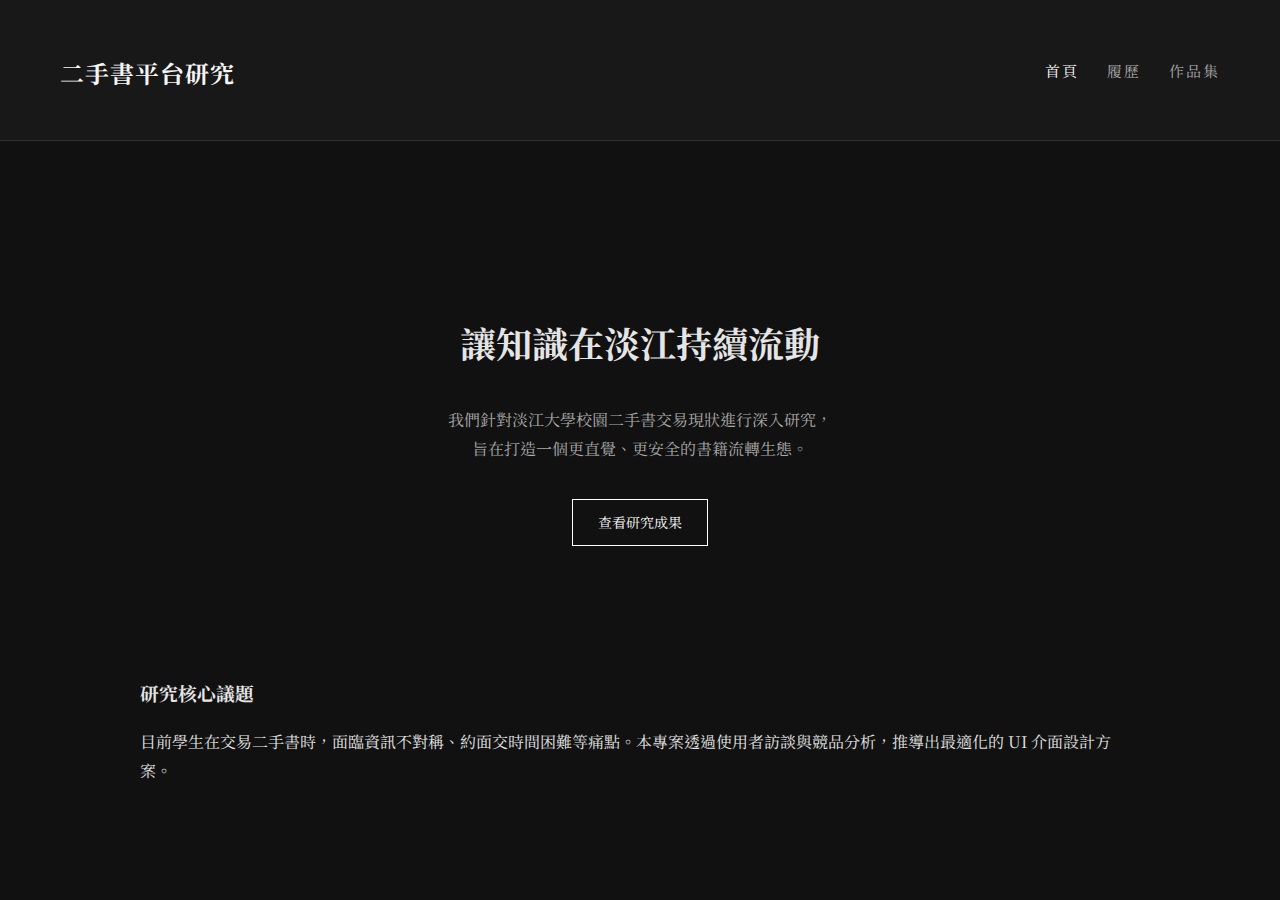
<file: index.html>
<!DOCTYPE html>
<html lang="zh-Hant">
<head>
    <meta charset="UTF-8">
    <title>淡江二手書平台研究 - 首頁</title>
   <link href="https://fonts.googleapis.com/css2?family=Noto+Serif+TC:wght@400;600&display=swap" rel="stylesheet">
    
    <link rel="stylesheet" href="style.css">
    </head>
<body>
<header>
    <h1><a href="index.html">二手書平台研究</a></h1>
    <nav>
        <a href="index.html" class="active">首頁</a>
        <a href="about.html">履歷</a>
        <a href="portfolio.html">作品集</a>
    </nav>
</header>

<main>
    <section class="hero" style="text-align: center; padding: 80px 0;">
        <h2 style="font-size: 36px; border: none;">讓知識在淡江持續流動</h2>
        <p style="max-width: 600px; margin: 20px auto; color: #aaa;">
            我們針對淡江大學校園二手書交易現狀進行深入研究，<br>
            旨在打造一個更直覺、更安全的書籍流轉生態。
        </p>
        <a href="portfolio.html" class="btn">查看研究成果</a>
    </section>

    <section style="margin-top: 50px;">
        <h3>研究核心議題</h3>
        <p>目前學生在交易二手書時，面臨資訊不對稱、約面交時間困難等痛點。本專案透過使用者訪談與競品分析，推導出最適化的 UI 介面設計方案。</p>
    </section>
</main>
</body>
</html>
</file>
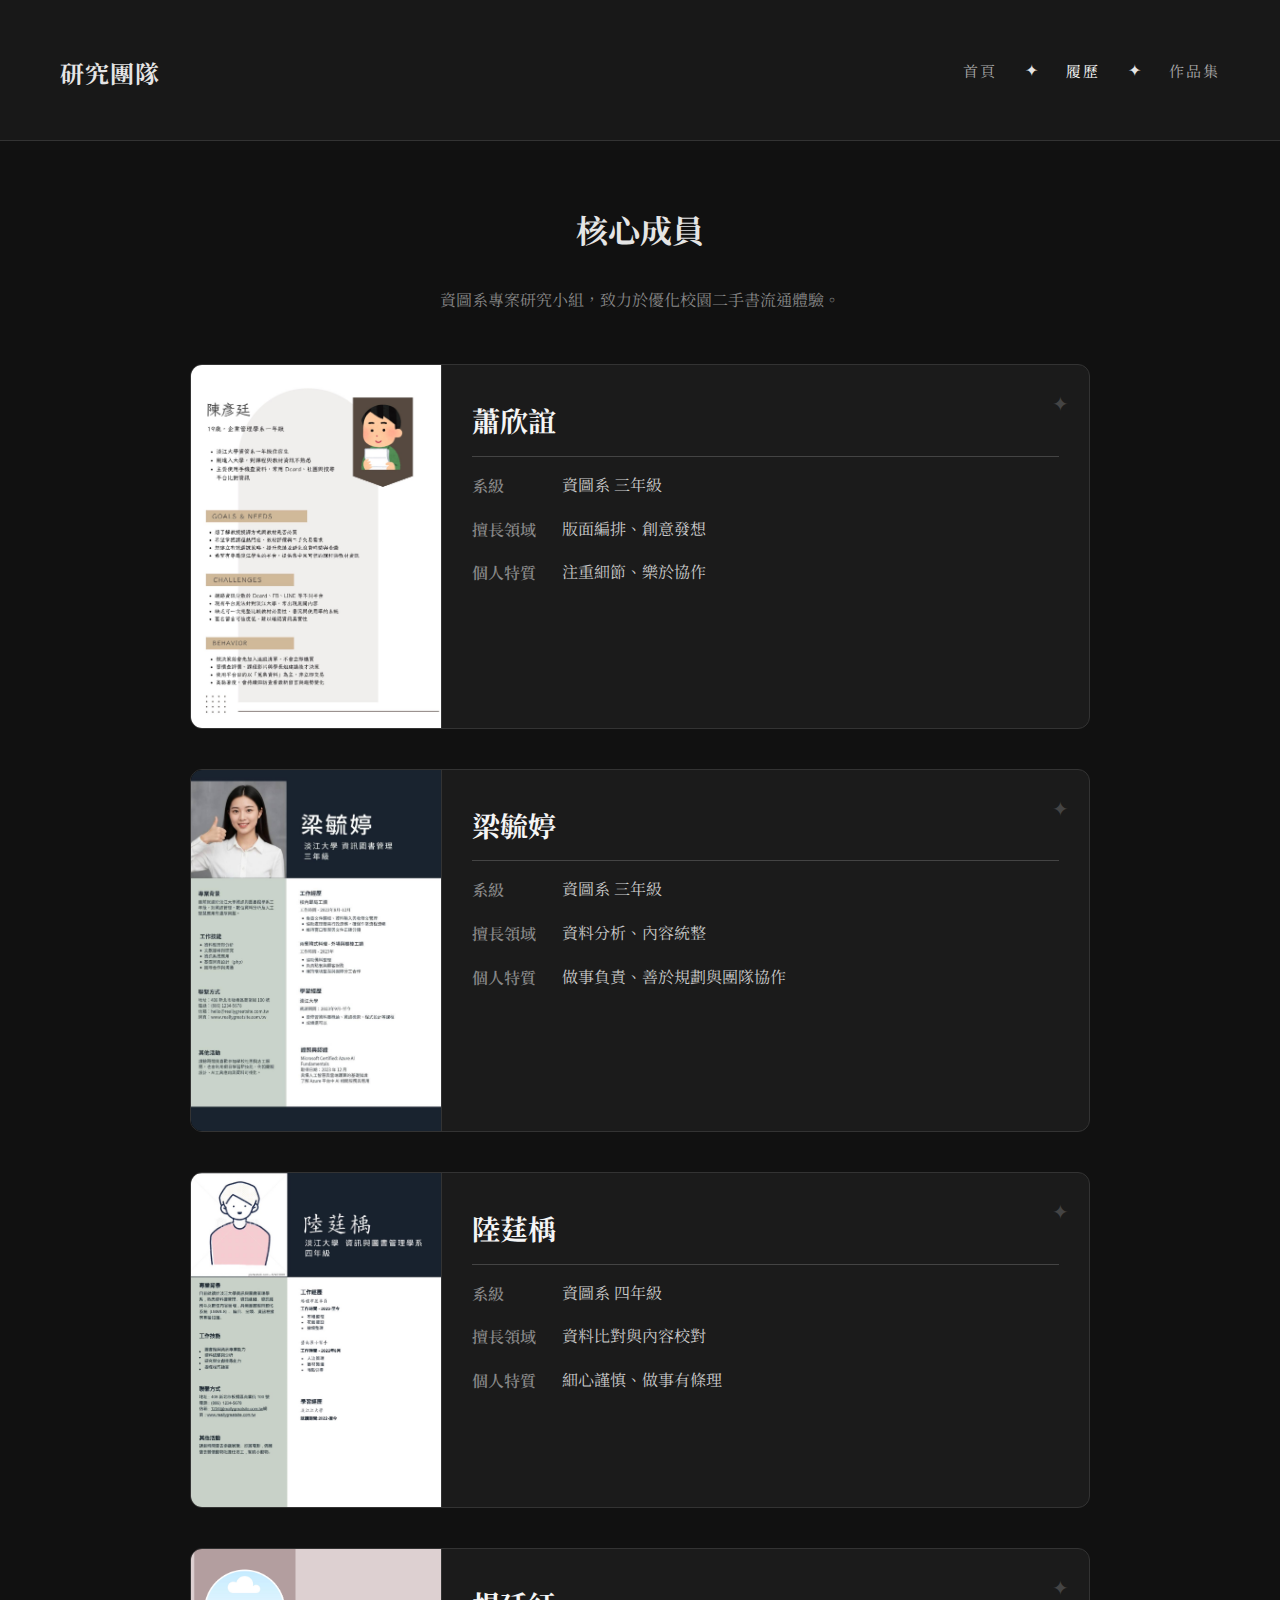
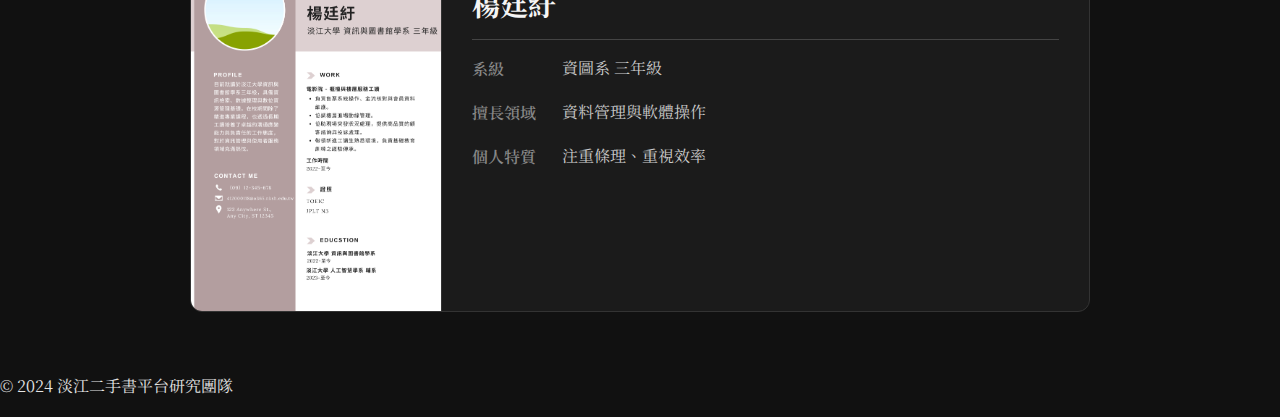
<file: about.html>
<!DOCTYPE html>
<html lang="zh-Hant">
<head>
<meta charset="UTF-8">
<meta name="viewport" content="width=device-width, initial-scale=1.0">
<title>研究團隊 - 履歷</title>

<link href="https://fonts.googleapis.com/css2?family=Noto+Serif+TC:wght@400;600&display=swap" rel="stylesheet">
<link rel="stylesheet" href="style.css">

<style>
  /* 基礎版面配置 */
  .member-grid {
    display: grid;
    grid-template-columns: 1fr; /* 採用單欄橫式佈局以展示長型簡歷 */
    gap: 40px;
    margin-top: 40px;
    max-width: 900px;
    margin-left: auto;
    margin-right: auto;
  }

  .member-card {
    background-color: #1b1b1b;
    border: 1px solid #333;
    border-radius: 12px;
    padding: 0; 
    transition: all 0.3s ease;
    position: relative;
    overflow: hidden;
    display: flex; 
    align-items: stretch;
  }

  .member-card:hover {
    background-color: #222;
    transform: translateY(-5px);
    border-color: #555;
    box-shadow: 0 10px 20px rgba(0,0,0,0.5);
  }

  /* 簡歷圖預覽區 */
  .resume-image-box {
    flex: 0 0 250px; 
    background: #000;
    overflow: hidden;
    border-right: 1px solid #333;
  }

  .resume-thumb {
    width: 100%;
    height: 100%;
    object-fit: cover; 
    object-position: top; /* 預覽圖鎖定簡歷頂部 */
    transition: transform 0.5s ease;
  }

  /* 文字資訊區 */
  .card-body {
    padding: 30px;
    flex: 1;
  }

  .member-card::after {
    content: "✦";
    position: absolute;
    top: 20px;
    right: 20px;
    color: #444;
    font-size: 20px;
  }

  .member-card h3 {
    margin: 0 0 15px 0;
    font-size: 28px;
    color: #f5f5f5;
    border-bottom: 1px solid #444;
    padding-bottom: 10px;
    display: block;
  }

  .member-info {
    margin-bottom: 15px;
    display: flex;
    align-items: flex-start;
  }

  .label {
    color: #888;
    font-weight: 600;
    min-width: 90px;
    display: inline-block;
  }

  .content {
    color: #ccc;
    flex: 1;
    line-height: 1.6;
  }

  /* RWD 手機版優化 */
  @media (max-width: 768px) {
    .member-card {
      flex-direction: column;
    }
    .resume-image-box {
      flex: 0 0 300px;
      border-right: none;
      border-bottom: 1px solid #333;
    }
  }
</style>
</head>

<body>

<header>
  <h1><a href="index.html" style="color: inherit; text-decoration: none;">研究團隊</a></h1>
  <nav>
    <a href="index.html">首頁</a>
    <span>✦</span>
    <a href="about.html" class="active">履歷</a>
    <span>✦</span>
    <a href="portfolio.html">作品集</a>
  </nav>
</header>

<main>
  <div style="text-align: center; margin-bottom: 50px;">
    <h2 style="border: none; font-size: 32px;">核心成員</h2>
    <p style="color: #888;">資圖系專案研究小組，致力於優化校園二手書流通體驗。</p>
  </div>

  <div class="member-grid">
    <div class="member-card">
      <div class="resume-image-box">
        <img src="img/person4.jpg" alt="蕭欣誼簡歷" class="resume-thumb">
      </div>
      <div class="card-body">
        <h3>蕭欣誼</h3>
        <div class="member-info">
          <span class="label">系級</span>
          <span class="content">資圖系 三年級</span>
        </div>
        <div class="member-info">
          <span class="label">擅長領域</span>
          <span class="content">版面編排、創意發想</span>
        </div>
        <div class="member-info">
          <span class="label">個人特質</span>
          <span class="content">注重細節、樂於協作</span>
        </div>
      </div>
    </div>

    <div class="member-card">
      <div class="resume-image-box">
        <img src="img/profile.jpg" alt="梁毓婷簡歷" class="resume-thumb">
      </div>
      <div class="card-body">
        <h3>梁毓婷</h3>
        <div class="member-info">
          <span class="label">系級</span>
          <span class="content">資圖系 三年級</span>
        </div>
        <div class="member-info">
          <span class="label">擅長領域</span>
          <span class="content">資料分析、內容統整</span>
        </div>
        <div class="member-info">
          <span class="label">個人特質</span>
          <span class="content">做事負責、善於規劃與團隊協作</span>
        </div>
      </div>
    </div>

    <div class="member-card">
      <div class="resume-image-box">
        <img src="img/profile2.jpg" alt="陸莛楀簡歷" class="resume-thumb">
      </div>
      <div class="card-body">
        <h3>陸莛楀</h3>
        <div class="member-info">
          <span class="label">系級</span>
          <span class="content">資圖系 四年級</span>
        </div>
        <div class="member-info">
          <span class="label">擅長領域</span>
          <span class="content">資料比對與內容校對</span>
        </div>
        <div class="member-info">
          <span class="label">個人特質</span>
          <span class="content">細心謹慎、做事有條理</span>
        </div>
      </div>
    </div>

    <div class="member-card">
      <div class="resume-image-box">
        <img src="img/profile3.jpg" alt="楊廷紆簡歷" class="resume-thumb">
      </div>
      <div class="card-body">
        <h3>楊廷紆</h3>
        <div class="member-info">
          <span class="label">系級</span>
          <span class="content">資圖系 三年級</span>
        </div>
        <div class="member-info">
          <span class="label">擅長領域</span>
          <span class="content">資料管理與軟體操作</span>
        </div>
        <div class="member-info">
          <span class="label">個人特質</span>
          <span class="content">注重條理、重視效率</span>
        </div>
      </div>
    </div>
  </div>
</main>

<footer>
  <p>© 2024 淡江二手書平台研究團隊</p>
</footer>

</body>
</html>
</file>
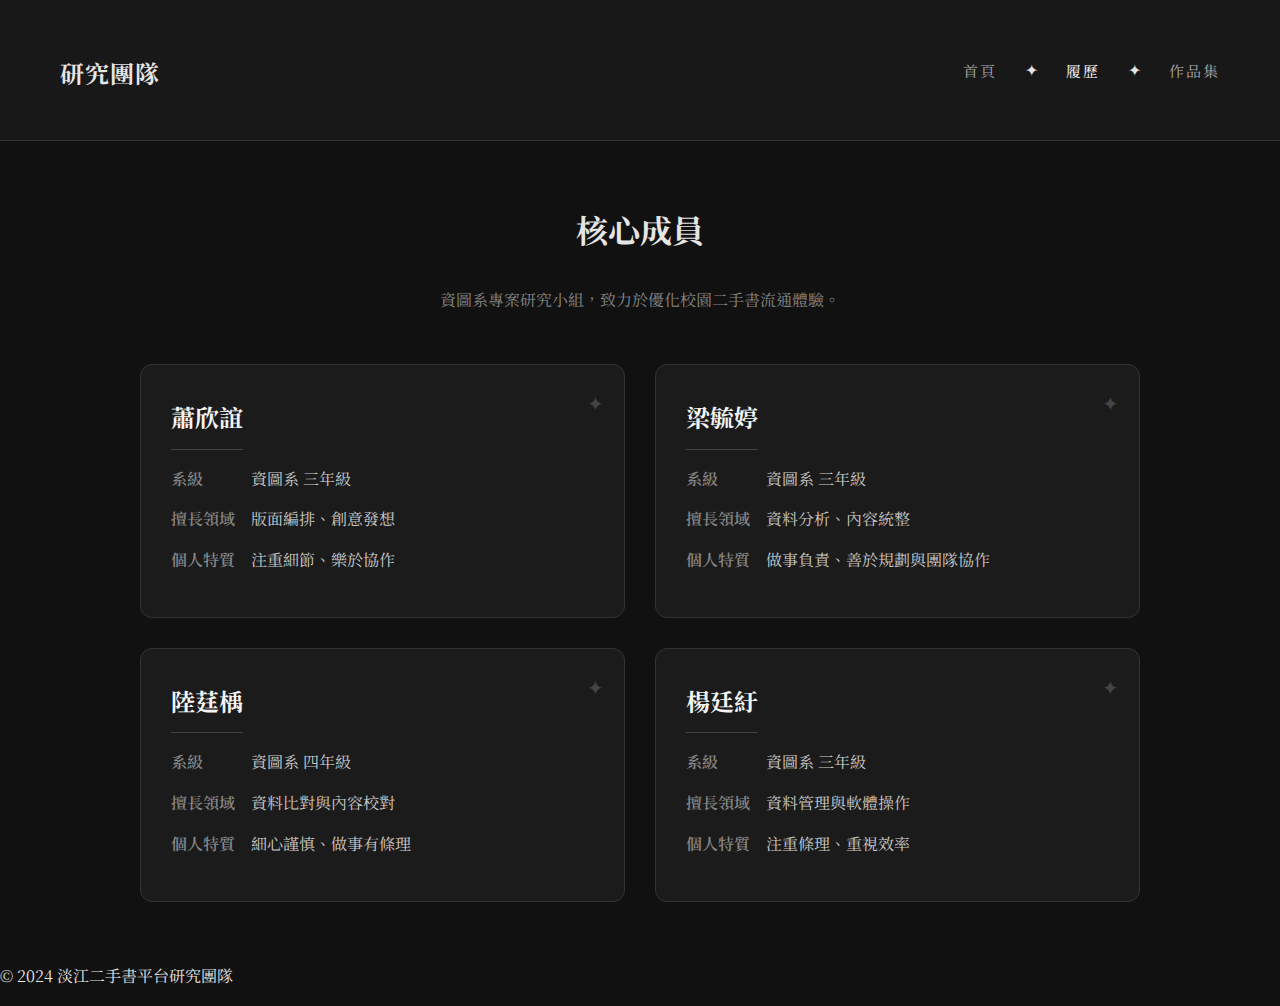
<file: 2/about.html>
<!DOCTYPE html>
<html lang="zh-Hant">
<head>
<meta charset="UTF-8">
<meta name="viewport" content="width=device-width, initial-scale=1.0">
<title>研究團隊 - 履歷</title>

<link href="https://fonts.googleapis.com/css2?family=Noto+Serif+TC:wght@400;600&display=swap" rel="stylesheet">
<link rel="stylesheet" href="style.css">

<style>
  /* 針對履歷頁面的特殊佈局 */
  .member-grid {
    display: grid;
    grid-template-columns: repeat(auto-fit, minmax(400px, 1fr));
    gap: 30px;
    margin-top: 40px;
  }

  .member-card {
    background-color: #1b1b1b;
    border: 1px solid #333;
    border-radius: 12px;
    padding: 30px;
    transition: all 0.3s ease;
    position: relative;
    overflow: hidden;
  }

  .member-card:hover {
    background-color: #222;
    transform: translateY(-5px);
    border-color: #555;
    box-shadow: 0 10px 20px rgba(0,0,0,0.5);
  }

  /* 裝飾性元素：右上角的小標記 */
  .member-card::after {
    content: "✦";
    position: absolute;
    top: 20px;
    right: 20px;
    color: #444;
    font-size: 20px;
  }

  .member-card h3 {
    margin: 0 0 15px 0;
    font-size: 24px;
    color: #f5f5f5;
    border-bottom: 1px solid #444;
    padding-bottom: 10px;
    display: inline-block;
  }

  .member-info {
    margin-bottom: 12px;
    display: flex;
    align-items: flex-start;
  }

  .label {
    color: #888;
    font-weight: 600;
    min-width: 80px;
    display: inline-block;
  }

  .content {
    color: #ccc;
    flex: 1;
  }

  /* 行動裝置優化 */
  @media (max-width: 600px) {
    .member-grid {
      grid-template-columns: 1fr;
    }
    header {
      padding: 20px;
    }
  }
</style>
</head>

<body>

<header>
  <h1><a href="index.html" style="color: inherit; text-decoration: none;">研究團隊</a></h1>
  <nav>
    <a href="index.html">首頁</a>
    <span>✦</span>
    <a href="about.html" class="active">履歷</a>
    <span>✦</span>
    <a href="portfolio.html">作品集</a>
  </nav>
</header>

<main>
  <div style="text-align: center; margin-bottom: 50px;">
    <h2 style="border: none; font-size: 32px;">核心成員</h2>
    <p style="color: #888;">資圖系專案研究小組，致力於優化校園二手書流通體驗。</p>
  </div>

  <div class="member-grid">
    <div class="member-card">
      <h3>蕭欣誼</h3>
      <div class="member-info">
        <span class="label">系級</span>
        <span class="content">資圖系 三年級</span>
      </div>
      <div class="member-info">
        <span class="label">擅長領域</span>
        <span class="content">版面編排、創意發想</span>
      </div>
      <div class="member-info">
        <span class="label">個人特質</span>
        <span class="content">注重細節、樂於協作</span>
      </div>
    </div>

    <div class="member-card">
      <h3>梁毓婷</h3>
      <div class="member-info">
        <span class="label">系級</span>
        <span class="content">資圖系 三年級</span>
      </div>
      <div class="member-info">
        <span class="label">擅長領域</span>
        <span class="content">資料分析、內容統整</span>
      </div>
      <div class="member-info">
        <span class="label">個人特質</span>
        <span class="content">做事負責、善於規劃與團隊協作</span>
      </div>
    </div>

    <div class="member-card">
      <h3>陸莛楀</h3>
      <div class="member-info">
        <span class="label">系級</span>
        <span class="content">資圖系 四年級</span>
      </div>
      <div class="member-info">
        <span class="label">擅長領域</span>
        <span class="content">資料比對與內容校對</span>
      </div>
      <div class="member-info">
        <span class="label">個人特質</span>
        <span class="content">細心謹慎、做事有條理</span>
      </div>
    </div>

    <div class="member-card">
      <h3>楊廷紆</h3>
      <div class="member-info">
        <span class="label">系級</span>
        <span class="content">資圖系 三年級</span>
      </div>
      <div class="member-info">
        <span class="label">擅長領域</span>
        <span class="content">資料管理與軟體操作</span>
      </div>
      <div class="member-info">
        <span class="label">個人特質</span>
        <span class="content">注重條理、重視效率</span>
      </div>
    </div>
  </div>
</main>

<footer>
  <p>© 2024 淡江二手書平台研究團隊</p>
</footer>

</body>
</html>
</file>
<file: style.css>
/* 全域設定 */
body {
  margin: 0;
  font-family: 'Noto Serif TC', serif;
  background-color: #111;
  color: #e5e5e5;
  line-height: 1.8;
}

header {
  display: flex;
  justify-content: space-between;
  align-items: center;
  background-color: #181818;
  padding: 20px 60px;
  position: sticky;
  top: 0;
  z-index: 1000;
  border-bottom: 1px solid #333;
}

header h1 a {
  color: #f5f5f5;
  text-decoration: none;
  font-size: 24px;
  letter-spacing: 1px;
}

nav { display: flex; align-items: center; gap: 28px; }
nav a {
  color: #aaa;
  text-decoration: none;
  letter-spacing: 2px;
  transition: 0.3s;
  font-size: 15px;
}
nav a:hover, nav a.active { color: #fff; }

main { max-width: 1000px; margin: 60px auto; padding: 0 40px; }

/* 按鈕樣式 */
.btn {
  display: inline-block;
  padding: 10px 25px;
  border: 1px solid #fff;
  color: #fff;
  text-decoration: none;
  margin-top: 15px;
  transition: 0.3s;
  font-size: 14px;
}
.btn:hover { background: #fff; color: #111; }
</file>
<file: 2/style.css>
/* 全域設定 */
body {
  margin: 0;
  font-family: 'Noto Serif TC', serif;
  background-color: #111;
  color: #e5e5e5;
  line-height: 1.8;
}

header {
  display: flex;
  justify-content: space-between;
  align-items: center;
  background-color: #181818;
  padding: 20px 60px;
  position: sticky;
  top: 0;
  z-index: 1000;
  border-bottom: 1px solid #333;
}

header h1 a {
  color: #f5f5f5;
  text-decoration: none;
  font-size: 24px;
  letter-spacing: 1px;
}

nav { display: flex; align-items: center; gap: 28px; }
nav a {
  color: #aaa;
  text-decoration: none;
  letter-spacing: 2px;
  transition: 0.3s;
  font-size: 15px;
}
nav a:hover, nav a.active { color: #fff; }

main { max-width: 1000px; margin: 60px auto; padding: 0 40px; }

/* 按鈕樣式 */
.btn {
  display: inline-block;
  padding: 10px 25px;
  border: 1px solid #fff;
  color: #fff;
  text-decoration: none;
  margin-top: 15px;
  transition: 0.3s;
  font-size: 14px;
}
.btn:hover { background: #fff; color: #111; }
</file>
